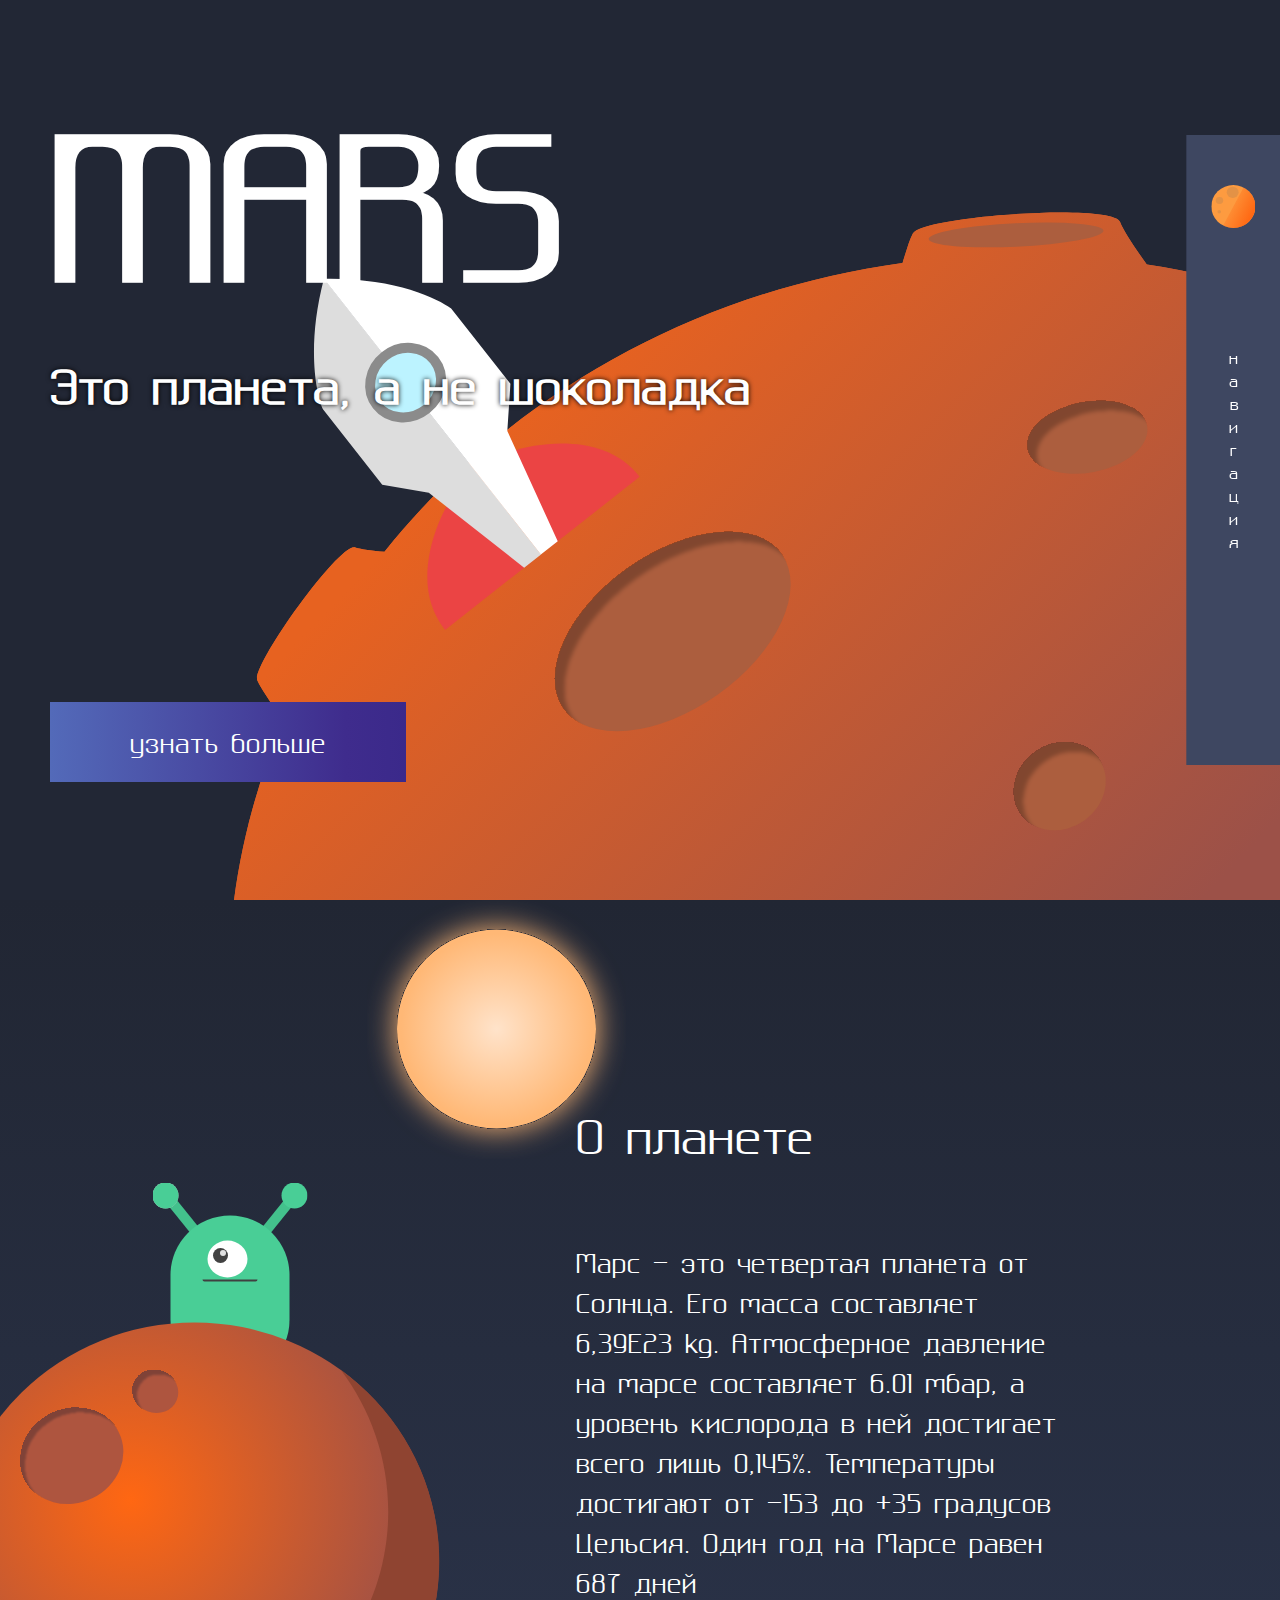
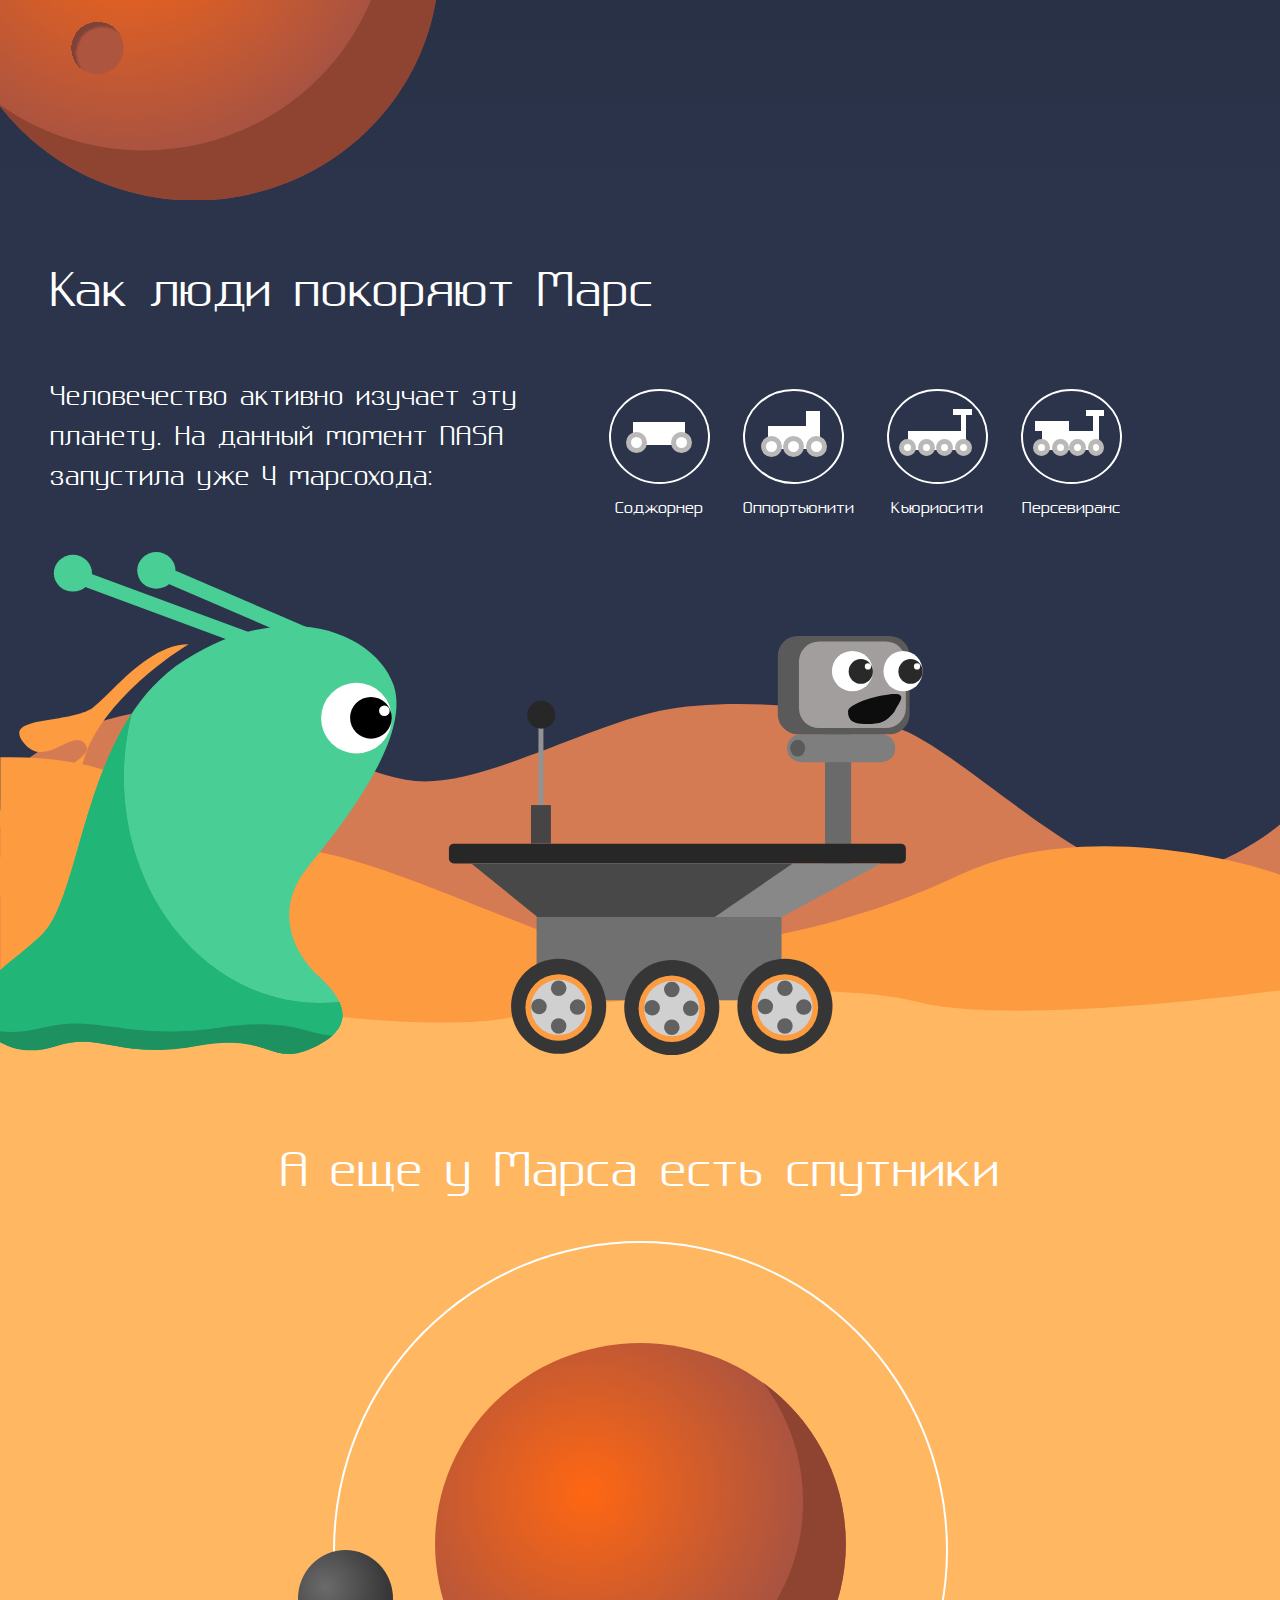
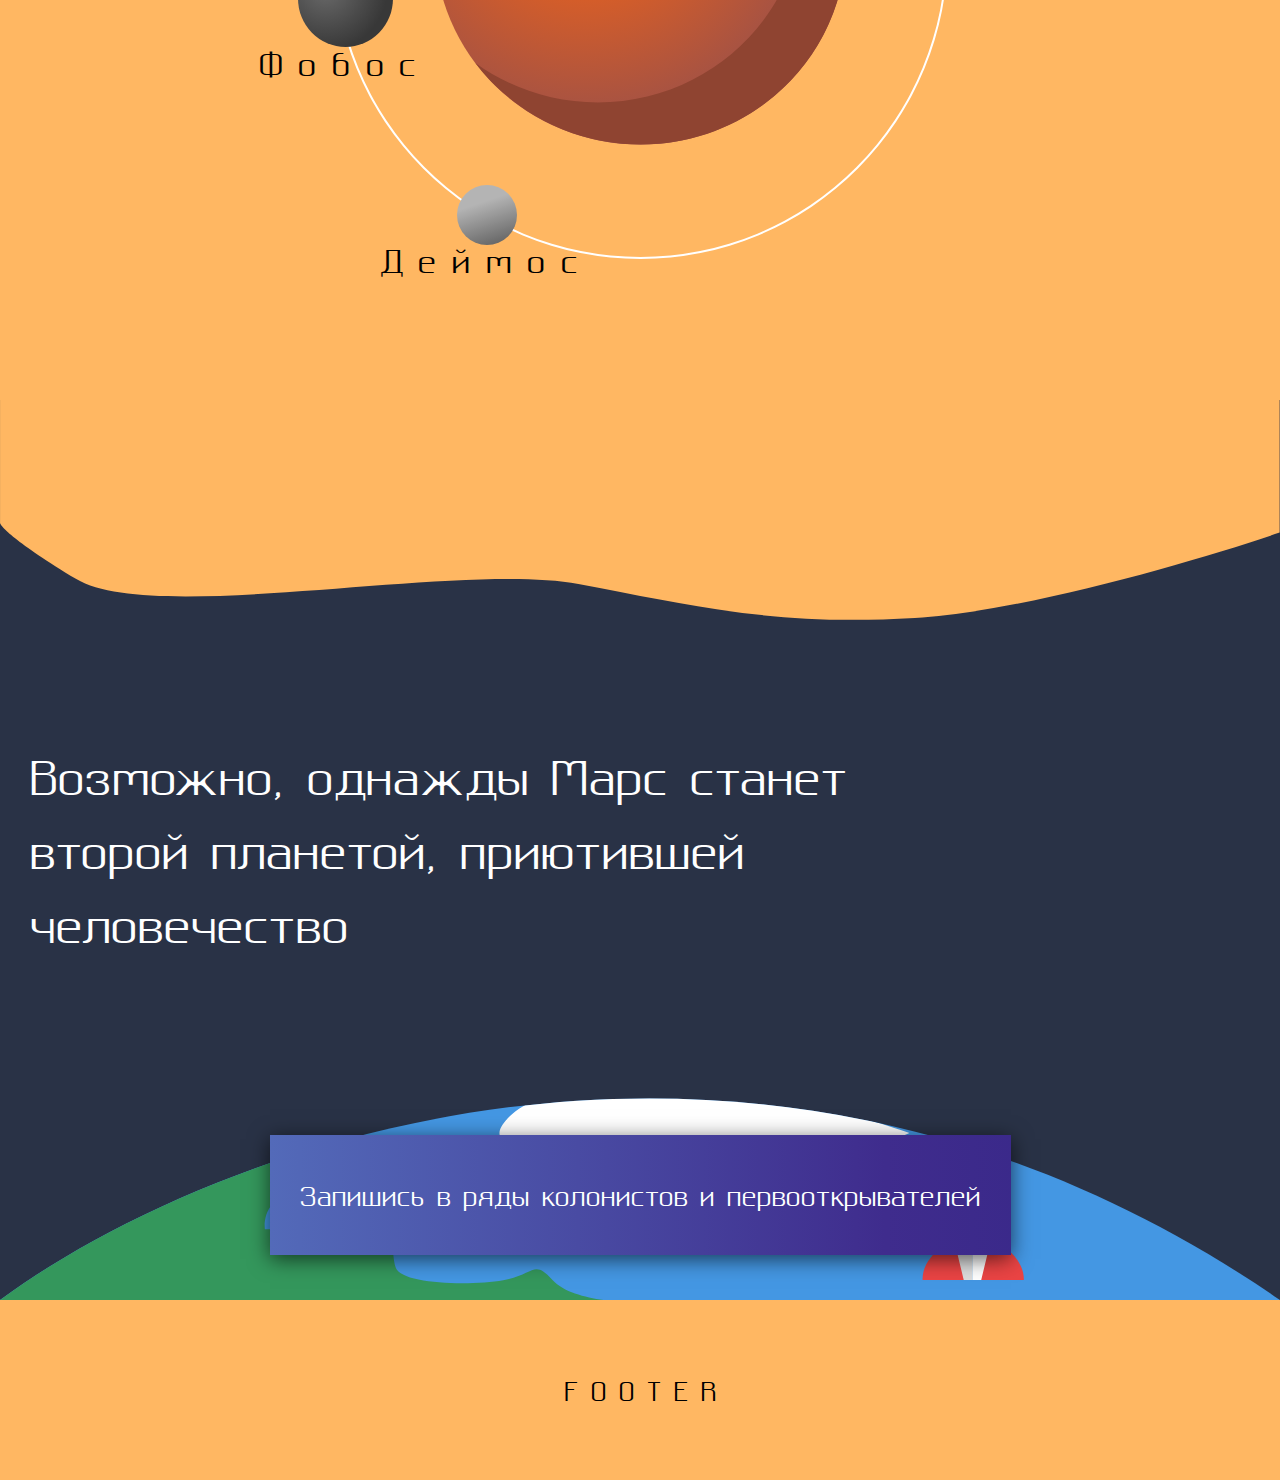
<file: index.html>
<!DOCTYPE html>
<html lang="en">

<head>
    <meta charset="UTF-8">
    <meta http-equiv="X-UA-Compatible" content="IE=edge">
    <meta name="viewport" content="width=device-width, initial-scale=1.0">
    <link rel="stylesheet" href="src/css/style.css">
    <title>Марс</title>
</head>

<body>
    <nav class="nav">
        <section class="nav__left-side">
            <a class="nav__logo" href=""><img class="nav__img" src="/src/img/logo.svg" alt=""></a>
            <p class="nav__vertical-text">навигация</p>
        </section>
        <section class="nav__right-side">
            <ul class="nav__buttons">
                <li class="nav__button"><a class="nav__link" href="#main">о планете</a></li>
                <li class="nav__button"><a class="nav__link" href="#conquest">об изучении</a></li>
                <li class="nav__button"><a class="nav__link" href="#satellite">о спутниках</a></li>
                <li class="nav__button"><a class="nav__link" href="#earth">о колонизации</a></li>
                <li class="nav__button"><a class="nav__link" href="./src/html/register.html">регистрация</a></li>
            </ul>
        </section>
    </nav>

    
    <header class="header">
        <section class="header__content">
            <h1 class="header__title">MARS</h1>
            <h2 class="header__subtitle">Это планета, а не шоколадка</h2>
            <a class="header__button" href="">узнать больше</a>
        </section>
        <section class="header__background">
            <img src="/src/img/header-planet.svg" alt="" class="header__planet">
            <img src="/src/img/header-rocket.svg" alt="" class="header__rocket">
        </section>
    </header>


    <main class="main" id="main">
        <section class="about">
            <section class="about__images">
                <div class="about__alien">
                    <img class="about__alien-body" src="/src/img/section-2-alien.svg" alt="житель марса">
                    <img class="about__alien-eye" src="/src/img/section-2-alien-eye.svg" alt="глаз жителя марса">
                </div>
                <img class="about__planets" src="/src/img/section-2-planets.svg" alt="марсы">
            </section>
            <section class="about__content">
                <h2 class="about__title">О планете</h2>
                <p class="about_text">
                    Марс - это четвертая планета от Солнца. Его масса составляет 6,39E23 kg. Атмосферное
                    давление на марсе составляет 6.01 мбар, а уровень кислорода в ней достигает всего лишь 0,145%.
                    Температуры достигают от -153 до +35 градусов Цельсия. Один год на Марсе равен 687 дней
                </p>
            </section>
        </section>


        <section class="conquest" id="conquest">
            <section class="conquest__content">
                <h2 class="conquest__title">
                    Как люди покоряют Марс
                </h2>
                <p class="conquest__text">
                    Человечество активно изучает эту <br> планету. На данный момент NASA <br> запустила уже 4 марсохода:
                </p>
                <ul class="conquest__rover-list">
                    <li class="conquest__list-item">
                        <figure class="conquest__rover">
                            <img class="conquest__rover-img" src="/src/img/section-3-rover-1-ic.svg" alt="">
                            <figcaption class="conquest__rover-name">
                                Cоджорнер
                            </figcaption>
                        </figure>
                    </li>

                    <li class="conquest__list-item">
                        <figure class="conquest__rover">
                            <img class="conquest__rover-img" src="/src/img/section-3-rover-2-ic.svg" alt="">
                            <figcaption class="conquest__rover-name">
                                Оппортьюнити
                            </figcaption>
                        </figure>
                    </li>

                    <li class="conquest__list-item">
                        <figure class="conquest__rover">
                            <img class="conquest__rover-img" src="/src/img/section-3-rover-3-ic.svg" alt="">
                            <figcaption class="conquest__rover-name">
                                Кьюриосити
                            </figcaption>
                        </figure>
                    </li>

                    <li class="conquest__list-item">
                        <figure class="conquest__rover">
                            <img class="conquest__rover-img" src="/src/img/section-3-rover-4-ic.svg" alt="">
                            <figcaption class="conquest__rover-name">
                                Персевиранс
                            </figcaption>
                        </figure>
                    </li>
                </ul>
            </section>
            <section class="conquest__background">
                <img class="conquest__bg-alien" src="/src/img/section-3-alien.svg" alt="">
                <img class="conquest__bg-rover" src="/src/img/section-3-rover.svg" alt="">
            </section>
        </section>


        <section class="satellite" id="satellite">
                <h2 class="satellite__title">А еще у Марса есть спутники</h2>
                <div class="satellite__planets">
                    <div class="satellite__orbit">
                        <div class="satellite__phobos">
                            <img class="satellite__phobos-img" src="/src/img/section-4-phobos.svg" alt="" >
                        </div>
                        <div class="satellite__deimos">
                            <img class="satellite__deimos-img" src="/src/img/section-4-deimos.svg" alt="" >
                        </div>
                        <div class="satellite__mars">
                            <img class="satellite__mars-img" src="/src/img/section-4-mars.svg" alt="" >
                        </div>
                    </div>
                </div>
        </section>


        <section class="earth" id="earth">
            <section class="earth__background">
                <img class="earth__background-top" src="/src/img/section-5-bg-top.svg" alt="">
                <img class="earth__background-bottom" src="/src/img/section-5-bg-bottom-earth.svg" alt="">
            </section>
            <section class="earth__content">
                <img class="earth__rocket" src="/src/img/section-5-rocket.svg" alt="">
                <h2 class="earth__title">Возможно, однажды Марс станет второй планетой, приютившей человечество</h2>
                <a class="earth__button" href="#">Запишись в ряды колонистов и первооткрывателей</a>
            </section>
        </section> 
    </main>

    <footer>
        <section class="footer">
            <p class="footer__text">F O O T E R</p>
        </section>
    </footer>
</body>

</html>
</file>
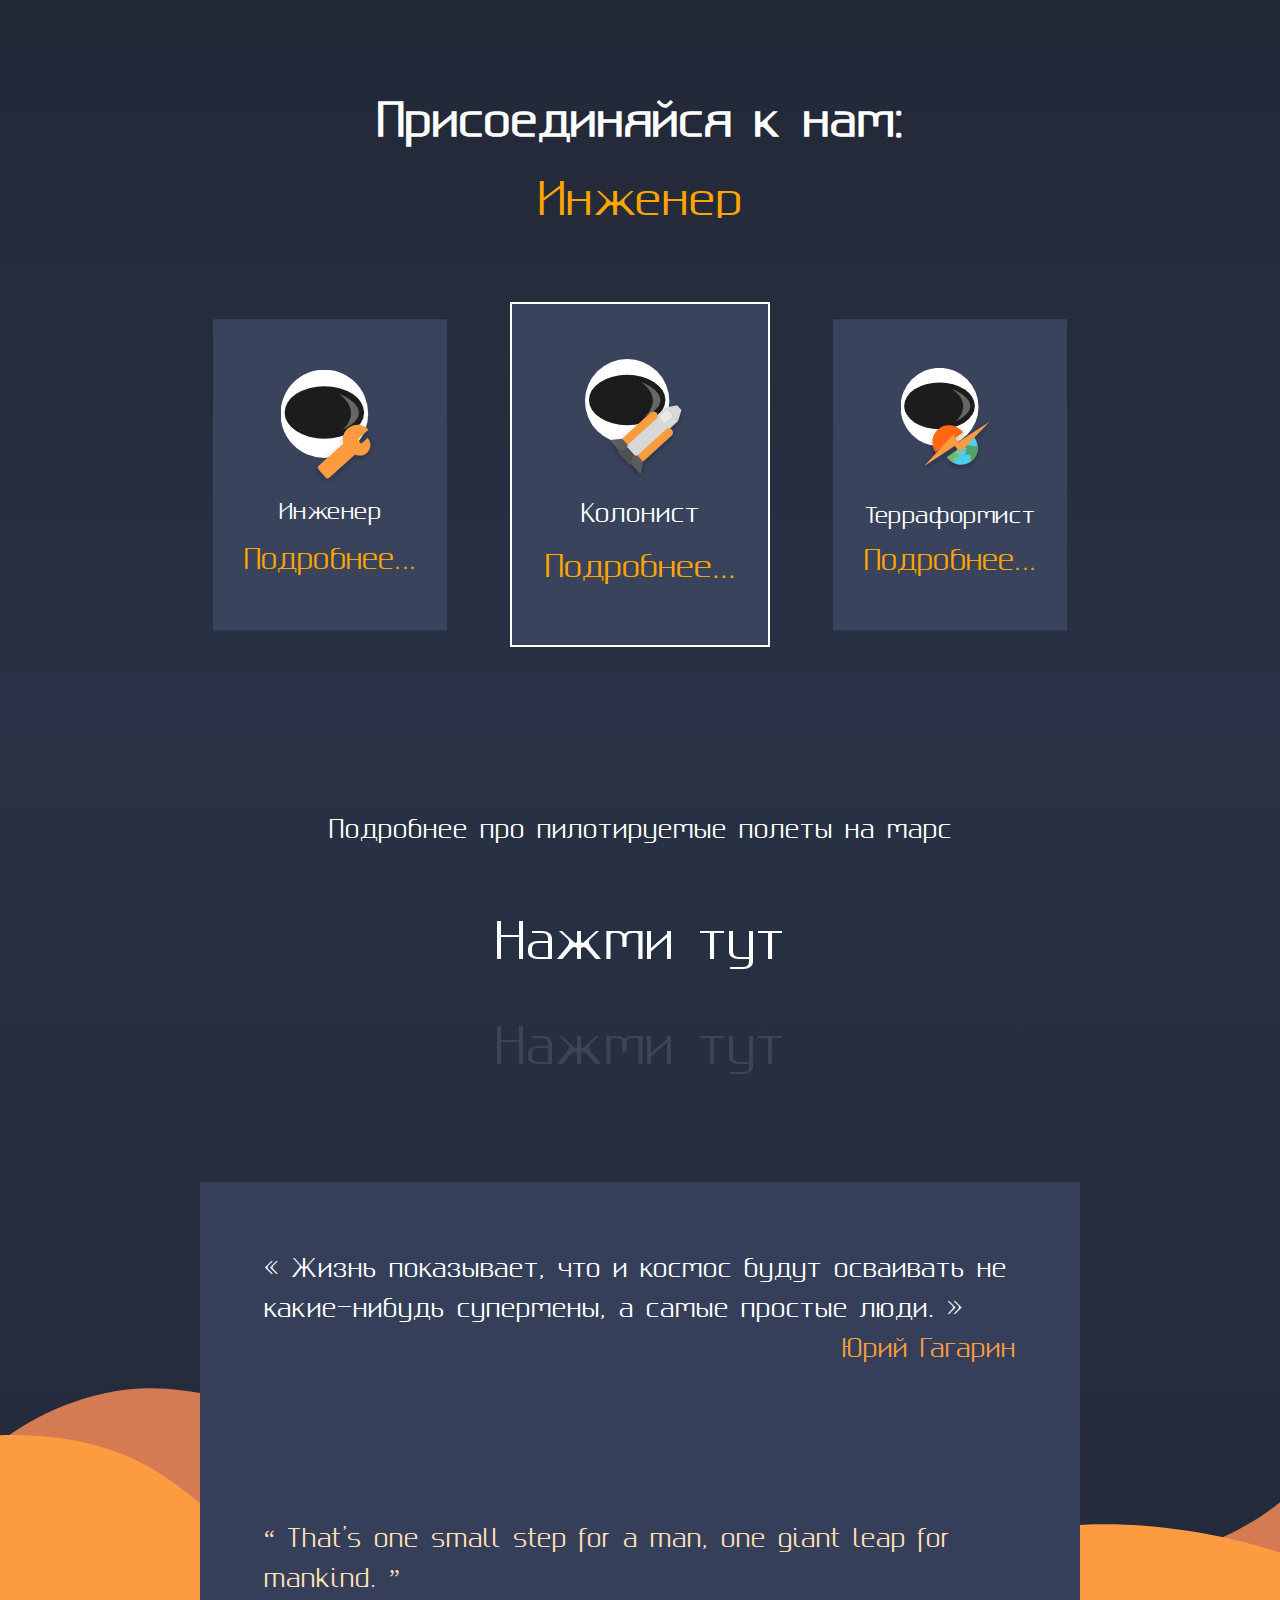
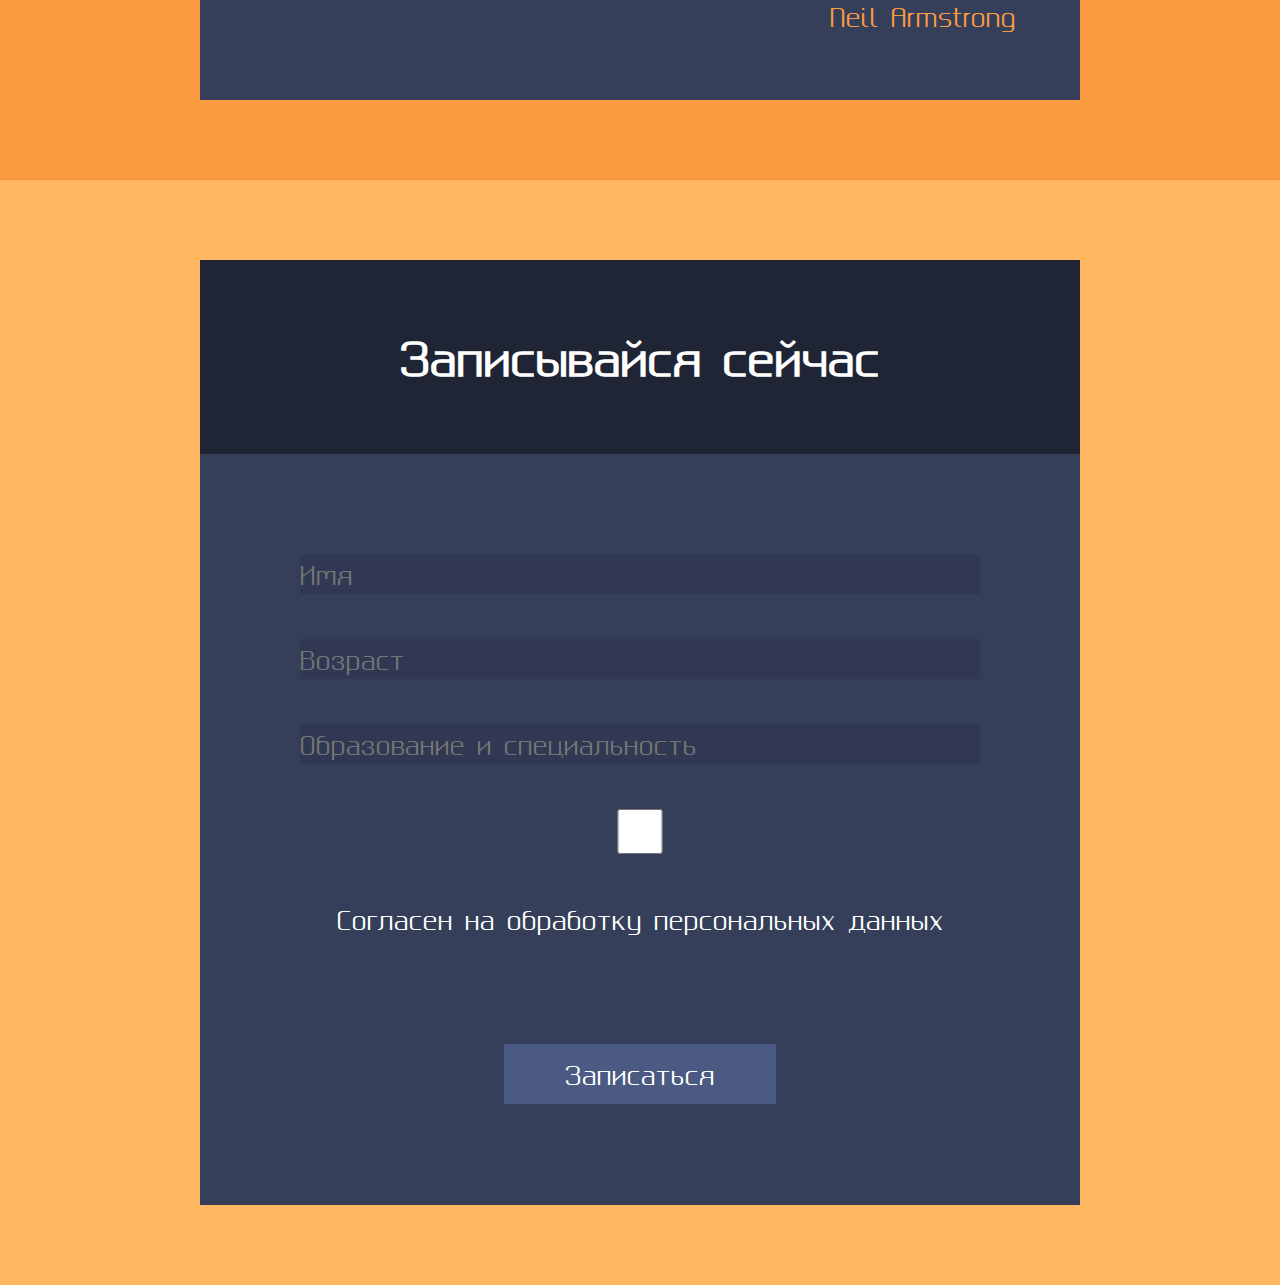
<file: src/html/register.html>
<!DOCTYPE html>
<html lang="ru">

<head>
    <meta charset="UTF-8">
    <meta http-equiv="X-UA-Compatible" content="IE=edge">
    <meta name="viewport" content="width=device-width, initial-scale=1.0">
    <title>register</title>
    <link rel="stylesheet" href="https://cdn.jsdelivr.net/npm/swiper@11/swiper-bundle.min.css" />
    <link rel="stylesheet" href="../css/register.css">
</head>

<body>
    <header class="header">
        <div class="container container--register">

            <section class="header__title">
                <h2 class="header__text">Присоединяйся к нам: </h2>
                <div class="header__frame">
                    <ul class="header__proffesions">
                        <li class="header__proffesion">Инженер</li>
                        <li class="header__proffesion">Терраформист</li>
                        <li class="header__proffesion">Колонист</li>
                    </ul>
                </div>
            </section>
            <section class="header__cards swiper">

                <div class="swiper-wrapper">
                    <div class="header__card card swiper-slide">
                        <img class="card__image" src="../img/card-icon-1.svg" alt="">
                        <p class="card__text">Инженер</p>
                        <details class="card__details">
                            <summary class="card__summary">
                                Подробнее...
                            </summary>
                            Вам предстоит проектировать и анализировать всю инфраструктуру покорения марса. Участвовать
                            в
                            создании космических аппаратов и просчете математических закономерностей
                        </details>
                    </div>

                    <div class="header__card card swiper-slide">
                        <img class="card__image" src="../img/card-icon-2.svg" alt="">
                        <p class="card__text">Колонист</p>
                        <details class="card__details">
                            <summary class="card__summary">
                                Подробнее...
                            </summary>
                            Колонист - человек, который колонизирует Марс. Вы первые ступите на марс. Вы первые
                            столкнетесь
                            с
                            препятствиями на пути к заселению. Вы первопроходцы! Спектр ваших обязанностей включает в
                            себя
                            все,
                            что потребуется для заселения марса, начиная от черновых работ и заканчивая мед помощью и
                            сельским
                            хозяйством.
                        </details>
                    </div>

                    <div class="header__card card swiper-slide">
                        <img class="card__image" src="../img/card-icon-3.svg" alt="">
                        <p class="card__text">Терраформист</p>
                        <details class="card__details">
                            <summary class="card__summary">
                                Подробнее...
                            </summary>
                            Терраформирование - это процесс изменения окружающей среды планеты, под нужды человека. Вы
                            архитекторы и творцы целой планеты.
                            Вам предстоит перестроить Марс на Гео уровне и превратить его из пустыни в райский уголок,
                            такой
                            же
                            как Земля.
                        </details>
                    </div>

                    <div class="header__card card swiper-slide">
                        <img class="card__image" src="../img/card-icon-3.svg" alt="">
                        <p class="card__text">Терраформист</p>
                        <details class="card__details">
                            <summary class="card__summary">
                                Подробнее...
                            </summary>
                            Терраформирование - это процесс изменения окружающей среды планеты, под нужды человека. Вы
                            архитекторы и творцы целой планеты.
                            Вам предстоит перестроить Марс на Гео уровне и превратить его из пустыни в райский уголок,
                            такой
                            же
                            как Земля.
                        </details>
                    </div>
                </div>
            </section>
        </div>
    </header>

    <main class="main">
        <section class="quotes">
            <div class="container container--register">
                <div class="quotes__header">
                    <p class="quotes__text">
                        Подробнее про пилотируемые полеты на марс
                    </p>
                    <a href="#" class="quotes__link">Нажми тут</a>
                </div>

                <ul class="quotes__main">
                    <li class="quotes__element quote" lang="ru">
                        <q class="quote__text">
                            Жизнь показывает, что и космос будут осваивать не какие-нибудь супермены, а самые простые
                            люди.
                        </q>
                        <p class="quote__author">
                            Юрий Гагарин
                        </p>
                    </li>
                    <li class="quotes__element quote" lang="en-us">
                        <q class="quote__text ">
                            That's one small step for a man, one giant leap for mankind.
                        </q>
                        <p class="quote__author">
                            Neil Armstrong
                        </p>
                    </li>
                </ul>
            </div>
        </section>

        <section class="application">
            <div class="container container--register">
                <form action="" class="application__form form">
                    <header class="form__header">
                        <h2 class="form__title">
                            Записывайся сейчас
                        </h2>
                    </header>
                    <main class="form__main">
                        <input class="form__input" type="text" placeholder="Имя">
                        <input class="form__input" type="text" placeholder="Возраст">
                        <input class="form__input" type="text" placeholder="Образование и специальность">
                        <input class="form__checkbox" type="checkbox" id="confirm">
                        <label class="form__text" for="confirm">Cогласен на обработку персональных данных</label>
                        <button class="form__button">Записаться</button>
                    </main>
                </form>
            </div>
        </section>
    </main>

    <!-- Подключение свипер js -->
    <script src="https://cdn.jsdelivr.net/npm/swiper@11/swiper-bundle.min.js"></script>
    <!-- Подключение библиотеки Hyphenopoly -->
    <script src="../js/Hyphenopoly/Hyphenopoly_Loader.js"></script>
    <!-- Подключение своего скрипта -->
    <script src="../js/script.js"></script>
</body>

</html>
</file>
<file: src/css/style.css>
@import url("./animation.css");
@import url("./base.css");
/* менюшка навигации */

.nav {
    display: flex;

    background: #3E4761;
    color: white;

    width: clamp(200px, calc(430 / 1920 * 100%), 430px);
    height: clamp(330px, 70dvh, 920px);

    position: fixed;
    top: 50%;
    right: 0;
    transform: translateX(calc(100% - (140 / 430 * 100%))) translateY(-50%);
    z-index: 1000;
    
    transition: 0.3s;
    /* aspect-ratio: 430 / 920; */

    &:hover{
        transform: translateX(0) translateY(-50%);
    }
}

.nav__left-side {
    display: flex;
    flex-direction: column;
    align-items: center;
    justify-content: center;
    flex-shrink: 0;

    width: calc(140 / 430 * 100%);
    height: 100%;
    position: relative;
}

.nav__logo {
    position: absolute;
    text-align: center;
    top: 50px;
    pointer-events: none;
}

.nav__img{
    width: calc(78 / 140 * 100%);
}

.nav__vertical-text {
    writing-mode: tb-rl;
    text-orientation: upright;
    user-select: none;
    font-size: 0.5rem;
    font-weight: 500;
}

.nav__right-side {
    display: flex;
    justify-content: center;
    align-items: center;
    flex-grow: 1;
    padding: 10px;
}

.nav__buttons {
    /* height: 70%; */
    /* list-style-type: none; */
    display: flex;
    flex-direction: column;
    /* justify-content: space-evenly; */
    gap: 20px;
    
}

.nav__button{
    /* filter: blur(10px); */
    transition: filter 300ms ease-in-out;
    white-space: nowrap;

    &:hover{
        filter: blur(0px);
    }
}

/* хеде */

.header {
    position: relative;
    height: 100dvh;
    width: 100%;
    color: white;
    overflow: hidden;
}

.header__content {
    position: relative;
    z-index: 10;
    display: flex;
    flex-direction: column;
    /* justify-content: ; */
    height: 100%;
    width: 100%;
    padding: 50px;
}

.header__title {}

.header__subtitle {
    text-shadow: 0 0 5px black;
}

.header__button {
    width: fit-content;
    display: inline-block;
    margin-top: 280px;
    padding: 20px 80px;
    background: linear-gradient(90deg, #536AB9 0%, #3F2C8D 27.69%, #1C1477 73.96%, #536AB9 100%);
    background-size: 300%;
    animation:button-animation 6s linear 0s infinite;
}

.header__background {
    background: #222735;
    position: absolute;
    width: 100%;
    height: 100%;
    top: 0;
    left: 0;
}

.header__planet {
    position: absolute;
    bottom: 0;
    right: 0;
}

.header__rocket {
    position: absolute;
    bottom: 30%;
    right: 50%;
    animation: header-rocket-animation 10s ease-in-out 0s 1 both;
}

.about {
    height: 100dvh;
    width: 100%;
    display: flex;
    color: white;
    background: linear-gradient(0deg, #2B344B 0%, #212633 100%);
    overflow: hidden;
}

.about__images {
    position: relative;
    width: 45%;
    height: 100%;
}

.about__alien {
    top: 43%;
    left: 40%;
    translate: -50% -50%;
    position: absolute;
    animation: about-alien-animation 5s ease-in-out 0s infinite alternate;
}

.about__alien-eye {
    top: calc(69 / 197 * 100%);
    left: calc(68 / 155 * 100%);
    translate: -50% -50%;
    position: absolute;
    animation: about-eye-animation 1s ease-in-out 0s infinite alternate;
}

.about__planets {
    position: absolute;
    top: 50%;
    left: 50%;
    translate: -50% -50%;
}

.about__content {
    display: flex;
    flex-direction: column;
    justify-content: center;
    width: 50%;
    padding-right: 148px;
}

.about__title {
    margin-bottom: 70px;
    font-weight: 500;
}

.about_text {
    font-weight: 500;
}

.conquest {
    background-color: #2B344B;
    color: white;
    height: 100vh;
    position: relative;
    overflow: hidden;
}

.conquest__content {
    padding: 50px;
    padding-right: 143px;
    display: flex;
    flex-wrap: wrap;
    justify-content: space-between;
    position: relative;
    z-index: 10;
}

.conquest__title {
    margin-bottom: 50px;
    width: 100%;
    font-weight: 500;
}

.conquest__text {
    text-align: left;
    width: 50%;
    font-weight: 500;
}

.conquest__rover-list {
    display: flex;
    flex-direction: row;
    justify-content: space-between;
    width: 50%;
}

.conquest__list-item {
    padding: 15px;
}

.conquest__rover-name {
    font-size: 0.5rem;
    text-align: center;
}

.conquest__background {
    position: absolute;
    background: url("/src/img/Group\ 16.svg") bottom/100% no-repeat;
    top: 0;
    left: 0;
    width: 100%;
    height: 100%;
}

.conquest__bg-rover {
    position: absolute;
    bottom: 5%;
    left: 35%;
    animation: conquest-rover-motion 10s linear 0s infinite both;
}

.conquest__bg-alien {
    position: absolute;
    bottom: 5%;
    left: 0%;
    animation: conquest-alien-motion 10s linear 1.9s infinite both;
}

/* СПУТНИКИ */

.satellite {
    background-color: #FFB762;
    height: 100vh;
    position: relative;
    width: 100%;
}

.satellite__title {
    color: rgb(255, 255, 255);
    text-align: center;
    font-weight: 500;
    padding-top: 30px;
}

.satellite__planets {
    display: flex;
    align-items: center;
    justify-content: center;
    height: 100%;
    width: 100%;
    position: absolute;
    top: 0;
    left: 0;
}

.satellite__orbit {
    position: relative;
    aspect-ratio: 1;
    border: 2px solid white;
    padding: 100px;
    border-radius: 100%;
    animation: satellite-orbite-rotation 20s linear 0s infinite;
    
    & * {
        /* position: absolute; */
    }
} 

.satellite__mars {
    animation: satellite-rotation 20s linear 0s infinite;
}

.satellite__mars-img {}

.satellite__phobos {
    left: -6%;
    top: 50%;
    position: absolute;
    animation: satellite-rotation 20s linear 0s infinite;
    z-index: 2;
    
    &::after {
        content: "Фобос";
        position: absolute;
        top: 105%;
        left: 50%;
        translate: -50% -50%;
        letter-spacing: 15.6px;
    }
}

.satellite__phobos-img {}

.satellite__deimos {
    left: 20%;
    bottom: 0;
    position: absolute;
    animation: satellite-rotation 20s linear 0s infinite;
    z-index: 2;
    
    &::after {
        content: "Деймос";
        position: absolute;
        top: 105%;
        left: 50%;
        translate: -50% -50%;
        letter-spacing: 15.6px;
    }
}

.satellite__deimos-img {}

/* ПОЧТИ ФУТЕР */

.earth {
    position: relative;
    height: 100vh;
    width: 100%;
    background-color: #293246;
}

.earth__content,
.earth__background {
    width: 100%;
    height: 100%;
    position: absolute;
    top: 0;
    left: 0;
}

.earth__content {
    z-index: 10;
    display: flex;
    align-items: center;
    justify-content: center;
    flex-direction: column;
}

.earth__background-top {
    position: absolute;
    width: 100%;
    top: 0;
    left: 0;
}

.earth__title {
    text-align: left;
    color: white;
    font-weight: 500;
    align-self: flex-start;
    width: 70%;
    padding-left: 30px;
}

.earth__rocket {
    right: 20%;
    /* margin-right: 508px; */
    bottom: 20px;
    width: 8%;
    position: absolute;
    animation: earth-rocket-motion 12s ease-in-out infinite both;
}

.earth__button {
    color: white;
    position: absolute;
    background: linear-gradient(90deg, #536AB9 0%, #3F2C8D 27.69%, #1C1477 73.96%, #536AB9 100%);
    background-size: 300%;
    animation: button-animation 6s linear 0s infinite;
    justify-self: flex-end;
    box-shadow: 0px 4px 20px 0px rgba(0, 0, 0, 0.63);
    padding: 40px 30px;
    bottom: 5vh;
}

.earth__footer {}

.earth__background-bottom {
    position: absolute;
    bottom: 0;
    width: 100%;
}

.footer {
    display: flex;
    justify-content: center;
    align-items: center;
    height: 20vh;
    background-color: #FFB762;
}

.footer__text {
    text-align: center;
}


@media screen and (max-width:1450px) {

}
</file>
<file: src/css/register.css>
@import url("./animation.css");
@import url("./base.css");

/* хэдер */

.header {
    /* height: 80dvh; */
    width: 100%;
    background: linear-gradient(180deg, #222836 0%, #293146 100%);
}

.header__title {
    display: flex;
    width: 100%;
    margin-bottom: calc(100 / 1080 * 100dvh);
    /* margin: auto; */
    /* padding: 100px 140px 0; */
    align-items: center;
    justify-content: space-between;
}

.header__text {
    color: white;
    white-space: nowrap;
}

.header__frame {
    height: calc(0.67rem + 40 * ((100dvw - 280px) / (1920 - 280)));
    overflow: hidden;
    flex-grow: 1;
    position: relative;
}

.header__proffesions {
    color: orange;
    position: absolute;
    top: 0;
    left: 0;
    width: 100%;
    text-align: right;
    animation: proffesion-changer 3s linear 0s infinite;
}

.header__proffesion {
    /* font-size: 2rem; */
    /* line-height: 2rem; */
    line-height: calc(0.67rem + 40 * ((100dvw - 280px) / (1920 - 280)));
    text-align: right;
    font-size: calc(0.67rem + 40 * ((100dvw - 280px) / (1920 - 280)));
}

.header__cards {
    width: 100%;
    /* display: flex;
    justify-content: space-between; */

}

.header__card {
    background: #39435C;
    display: flex;
    flex-direction: column;
    align-items: center;
    justify-content: space-around;
    padding: 50px 30px;
}

.card {
    scale: 0.9;
    aspect-ratio: 340/456;
    color: white;
    position: relative;
    border: 2px solid transparent;
    transition: scale 1000ms ease-out,
        border-color 500ms ease-in-out,
        height 500ms ease-in-out;
    user-select: none;


    /* &:nth-of-type(2n){
        scale: 1;
        border-color: white ;
    } */

    &.swiper-slide-next {
        scale: 1;
        border-color: white;
    }
}

.card__image {
    width: calc(192 / 340 * 100%);
}

.card__text {}

.card__details {
    font-size: 0.5rem;

    &[open] {
        position: absolute;
        top: 0;
        left: 0;
        width: 100%;
        min-height: 100%;
        background: #39435C;
        padding: 15px;
        animation: sweep 500ms ease-in-out both;
    }

}

.card__summary {
    color: orange;
    font-size: 1rem;
    list-style: none;
    list-style-image: none;
}

/* Cекция с цитатами */

.quotes {
    background: url("../img/quotes_2.svg") left 150%/100% no-repeat,
        url("../img/quotes_1.svg") bottom /100% no-repeat,
        url("../img/quotes_3.svg") bottom/100% no-repeat,
        linear-gradient(180deg, #293145 0%, #222837 100%);
    color: #fff;

    &>.container {
        display: flex;
        flex-direction: column;
        align-items: center;
        gap: 100px;
    }
}

.quotes__header {
    display: flex;
    flex-direction: column;
    align-items: center;
    gap: 50px;
}

.quotes__text {}

.quotes__link {
    display: flex;
    flex-direction: column;
    gap: 25px;
    font-size: calc(1rem + 30 * ((100dvw - 280px) / (1920 - 280)));

    &::after {
        content: 'Нажми тут';
        opacity: 0.1;

    }
}

.quotes__main {
    display: flex;
    flex-direction: column;
    align-items: center;
    gap: 150px;

    background: #353F5A;
    padding: clamp(40px, 5dvw, 150px);
}

.quote {
    display: flex;
    flex-direction: column;

}

.quote__text {
    align-self: flex-start;

    &:lang(en-us) {
        color: #FFDEB7;
    }
}

.quote__author {
    align-self: flex-end;
    color: #FD9B40;
}

 /* ФОРМА */

.application {
    width: 100%;
    min-height: 100dvh;
    background-color: #FFb762;
}

.form {
    color: #fff;
    background-color: #353F5A;
}

.form__header {
    background-color: #202535;
    padding: 60px 0;
}

.form__title {
    text-align: center;
}

.form__main {
    padding: calc(150 / 1315 * 100%);
    display: flex;
    flex-direction: column;
    gap: clamp(10px, 5dvh, 55px);
    align-items: center;
}

.form__input {
    background-color: #303854;
    border: none;
    width: 100%;
    outline: none;

    &:focus{
        border: 2px solid #FD9B40;
    }
}

.form__checkbox {
    height: clamp(10px, 5dvh ,60px);
    width: clamp(10px, 5dvw ,60px);
}

.form__text {}

.form__button {
    color: #fff;
    background-color: #4B5A82;
    border: none;
    padding: 30px max(80px, calc(170 / 1920 * 100dvw));
    width: fit-content;
    max-width: calc(526 / 1315 * 100%);
    aspect-ratio: 526/100;
    margin-top: 60px;
    display: flex;
    justify-content: center;
    align-items: center;
}


@media screen and (max-width:1450px) {
    .header__title {
        flex-direction: column;
        align-items: center;
        gap: 20px;
    }

    .header__proffesion {
        text-align: center;

    }

    .header__frame {
        width: 100%;
    }
}

@media screen and (max-width:1250px) {
    .card__text {
        font-size: 0.65rem;
    }

    .card__summary {
        font-size: 0.7rem;
    }
}

@media screen and (max-width:800px) {
    .card__text {
        font-size: 2rem;
    }

    .card__summary {
        font-size: 1.9rem;
    }

}

@media screen and (max-width:700px) {
    .card__text {
        font-size: 1.4rem;
    }

    .card__summary {
        font-size: 1.1rem;
    }
}

@media screen and (max-width:500px) {
    .card__text {
        font-size: 1rem;
    }

    .card__summary {
        font-size: 1rem;
    }

}

@media screen and (max-width:350px) {
    .card__text {
        font-size: 0.9rem;
    }

    .card__summary {
        font-size: 0.8rem;
    }

}
</file>
